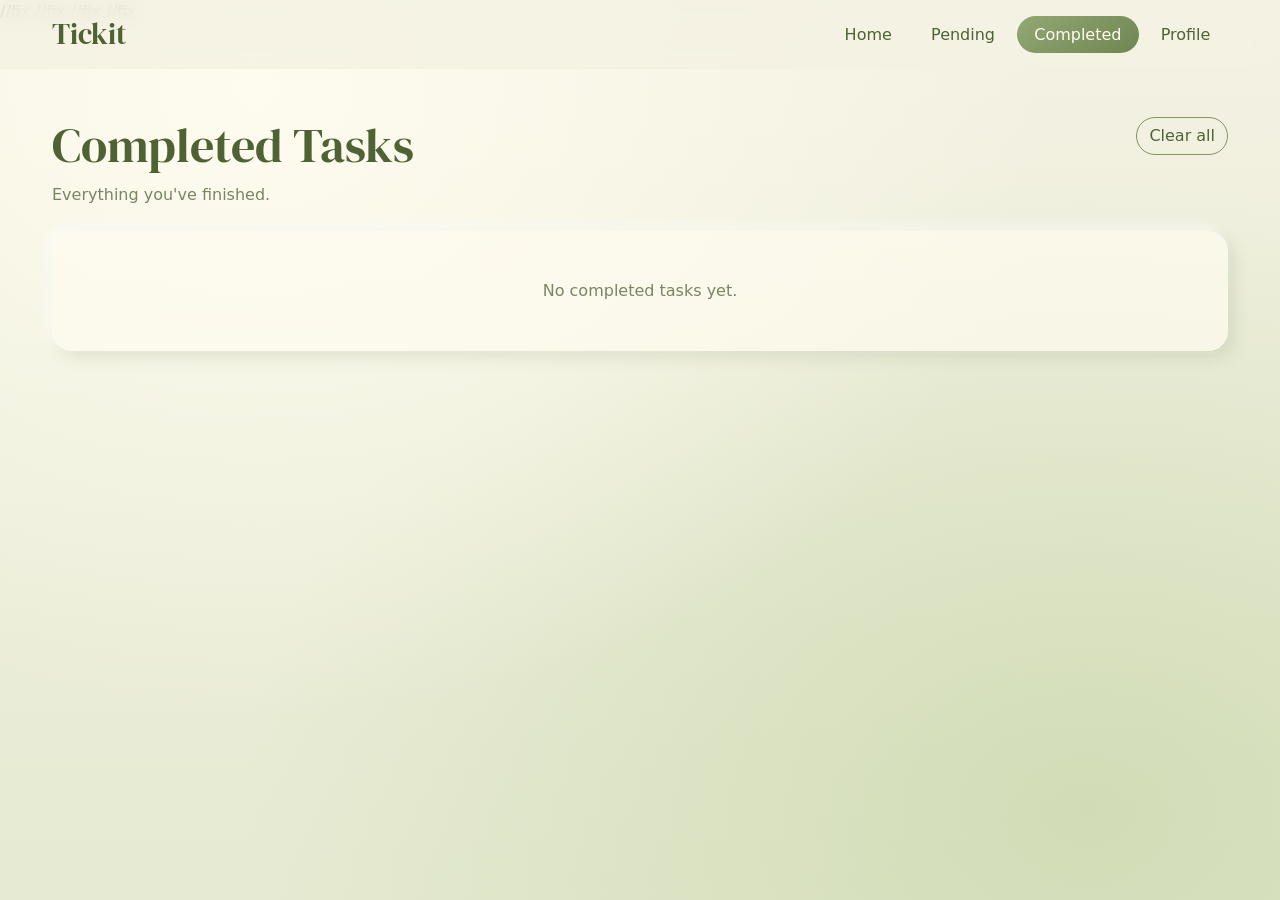
<file: completed.html>
<!DOCTYPE html>
<html lang="en">
<head>
  <meta charset="UTF-8">
  <meta name="viewport" content="width=device-width, initial-scale=1">
  <title>Tickit – Completed</title>
  <link href="https://fonts.googleapis.com/css2?family=DM+Serif+Display&display=swap" rel="stylesheet">
  <link href="https://cdn.jsdelivr.net/npm/bootstrap@5.3.3/dist/css/bootstrap.min.css" rel="stylesheet">
  <link href="app.css" rel="stylesheet">
</head>
<body data-page="completed">

  <!-- decorative sparkles -->
  <div class="sparkles" aria-hidden="true">
    <span class="sparkle" style="--size: 22px; top: 15%; left: 39%; --delay: 0s;   --time: 3.2s;"></span> //fix
    <span class="sparkle gold" style="--size: 16px; top: 20%; right: 10%; --delay: 1s;   --time: 2.8s;"></span> //fix
    <span class="sparkle gold" style="--size: 14px; top: 70%; left: 16%; --delay: 1.8s; --time: 3.6s;"></span> //fix
    <span class="sparkle" style="--size: 20px; top: 26%; right: 98%; --delay: 0.6s; --time: 3s;"></span> //fix
    <span class="sparkle gold" style="--size: 20px; top: 87%; right: 24%; --delay: 0.6s; --time: 3s;"></span>

  </div>
   
  <div id="nav"></div>

  <main class="container py-5">
    <div class="d-flex justify-content-between align-items-start mb-4">
      <div>
        <h2 class="page-title">Completed Tasks</h2>
        <p class="text-secondary mb-0">Everything you've finished.</p>
      </div>
      <button id="clear-btn" class="btn btn-outline-sage">Clear all</button>
    </div>
    <div id="task-list" class="task-grid"></div>
  </main>

  <script src="https://cdn.jsdelivr.net/npm/bootstrap@5.3.3/dist/js/bootstrap.bundle.min.js"></script>
  <script src="app.js"></script>
</body>
</html>
</file>
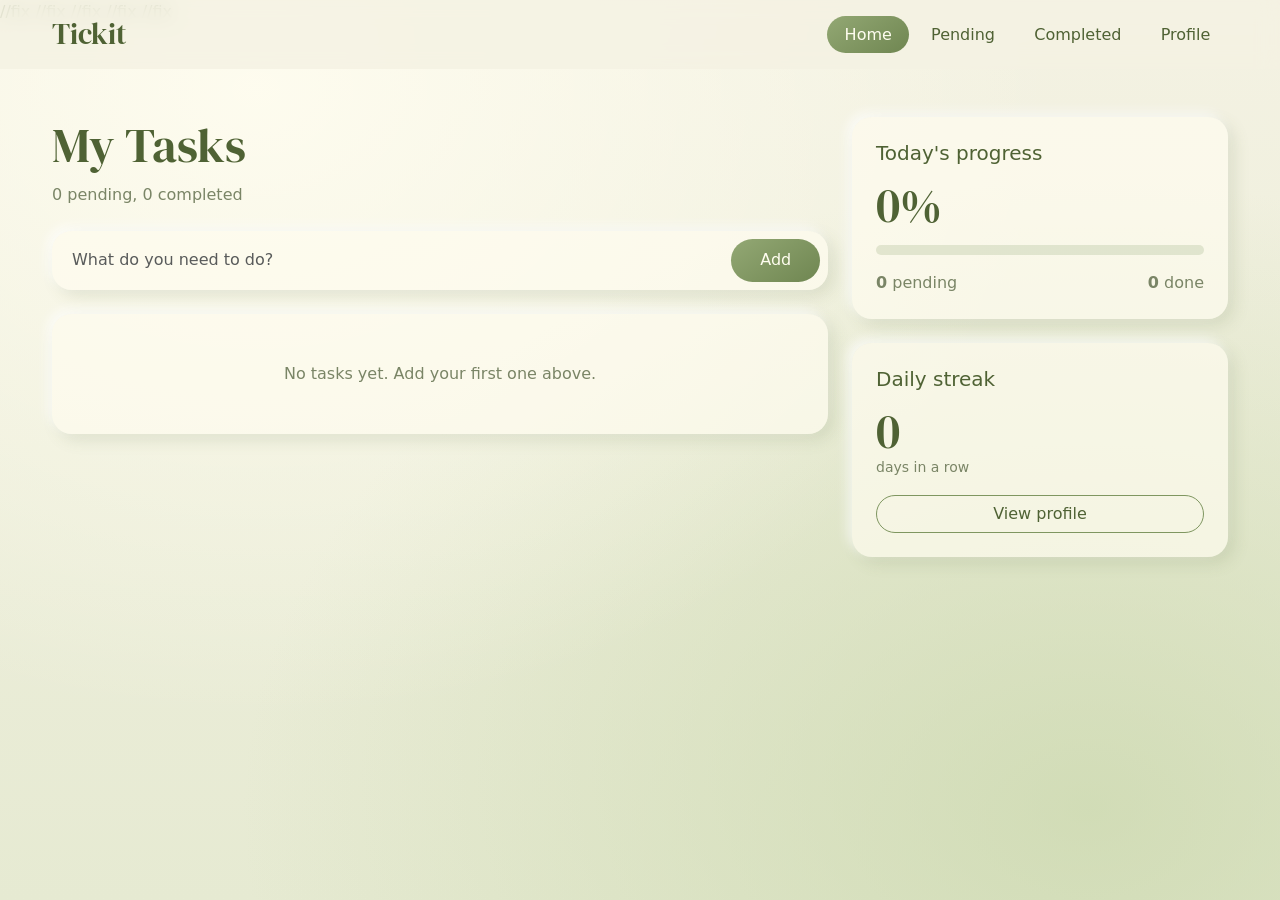
<file: home.html>
<!DOCTYPE html>                                   
<html lang="en">                                   
<head>
  <meta charset="UTF-8">                           <!-- show all letters and symbols properly -->
  <meta name="viewport" content="width=device-width, initial-scale=1">  <!-- fit mobile screens -->
  <title>Tickit - Home</title>                     <!-- name shown on the browser tab -->

  <!-- bootstrap and font -->
  <link href="https://cdn.jsdelivr.net/npm/bootstrap@5.3.3/dist/css/bootstrap.min.css" rel="stylesheet">  <!-- bootstrap design -->
  <link href="https://fonts.googleapis.com/css2?family=DM+Serif+Display&display=swap" rel="stylesheet">   <!-- heading font -->

  <!-- my css -->
  <link href="app.css" rel="stylesheet">           <!-- my own design, after bootstrap so mine wins -->
</head>

<body data-page="home">  <!-- tells app.js this is the home page -->
  
  <!-- decorative sparkles -->
  <div class="sparkles" aria-hidden="true">
    <span class="sparkle" style="--size: 22px; top: 15%; left: 30%; --delay: 0s;   --time: 3.2s;"></span> //fix
    <span class="sparkle gold" style="--size: 16px; top: 20%; right: 10%; --delay: 1s;   --time: 2.8s;"></span> //fix
    <span class="sparkle gold" style="--size: 14px; top: 70%; left: 16%; --delay: 1.8s; --time: 3.6s;"></span> //fix
     <span class="sparkle gold" style="--size: 16px; top: 50%; right: 40%; --delay: 1s;   --time: 2.8s;"></span> //fix
    <span class="sparkle" style="--size: 20px; top: 26%; right: 98%; --delay: 0.6s; --time: 3s;"></span> //fix
    <span class="sparkle gold" style="--size: 20px; top: 87%; right: 24%; --delay: 0.6s; --time: 3s;"></span>

  </div>

  <!-- navbar comes from app.js -->
  <div id="nav"></div>                             <!-- empty box, app.js puts the menu here -->

  <main class="container py-5">                    <!-- container = center the content, py-5 = space top and bottom -->
    <div class="row g-4">                          <!-- row = columns in one line, g-4 = gap between them -->

      <!-- left side -->
      <section class="col-lg-8">                   <!-- 8 of 12 width on laptop, full width on mobile -->
        <h2 class="page-title">My Tasks</h2>       <!-- main heading -->
        <p id="summary" class="text-secondary mb-4"></p>   <!-- app.js writes "2 pending, 1 completed" here -->

        <form id="add-form" class="soft-card p-2 d-flex gap-2 mb-4">   <!-- d-flex = input and button in one line -->
          <input id="task-input" class="form-control" type="text"
                 maxlength="120" placeholder="What do you need to do?" autocomplete="off">   <!-- type the new task here -->
          <button class="btn btn-sage" type="submit">Add</button>   <!-- submit button, app.js adds the task -->
        </form>

        <!-- tasks are added here by app.js -->
        <div id="task-list" class="task-grid one"></div>   <!-- "one" = one task per row -->
      </section>

      <!-- right side -->
      <aside class="col-lg-4">                     <!-- 4 of 12 width on laptop, goes below on mobile -->

        <div class="soft-card p-4 mb-4">           <!-- progress card -->
          <h5 class="mb-3">Today's progress</h5>   <!-- small heading -->
          <div id="percent" class="big-number">0%</div>   <!-- app.js writes the percentage here -->

          <div class="progress my-3">              <!-- grey bar, my-3 = space above and below -->
            <div id="bar" class="progress-bar"></div>   <!-- green part, app.js sets its width -->
          </div>

          <div class="d-flex justify-content-between text-secondary">   <!-- one on the left, one on the right -->
            <span><b id="pending-count">0</b> pending</span>   <!-- app.js writes pending count -->
            <span><b id="done-count">0</b> done</span>         <!-- app.js writes done count -->
          </div>
        </div>

        <div class="soft-card p-4">                <!-- streak card -->
          <h5 class="mb-3">Daily streak</h5>       <!-- small heading -->
          <div id="streak-side" class="big-number">0</div>   <!-- app.js writes the streak number here -->
          <small class="text-secondary">days in a row</small>   <!-- small text under the number -->
          <a href="profile.html" class="btn btn-outline-sage w-100 mt-3">View profile</a>   <!-- w-100 = full width button, goes to profile -->
        </div>

      </aside>

    </div>
  </main>

  <script src="https://cdn.jsdelivr.net/npm/bootstrap@5.3.3/dist/js/bootstrap.bundle.min.js"></script>  <!-- bootstrap js, for the mobile menu button -->
  <script src="app.js"></script>                   <!-- my logic, last so the page is loaded first -->
</body>
</html>
</file>
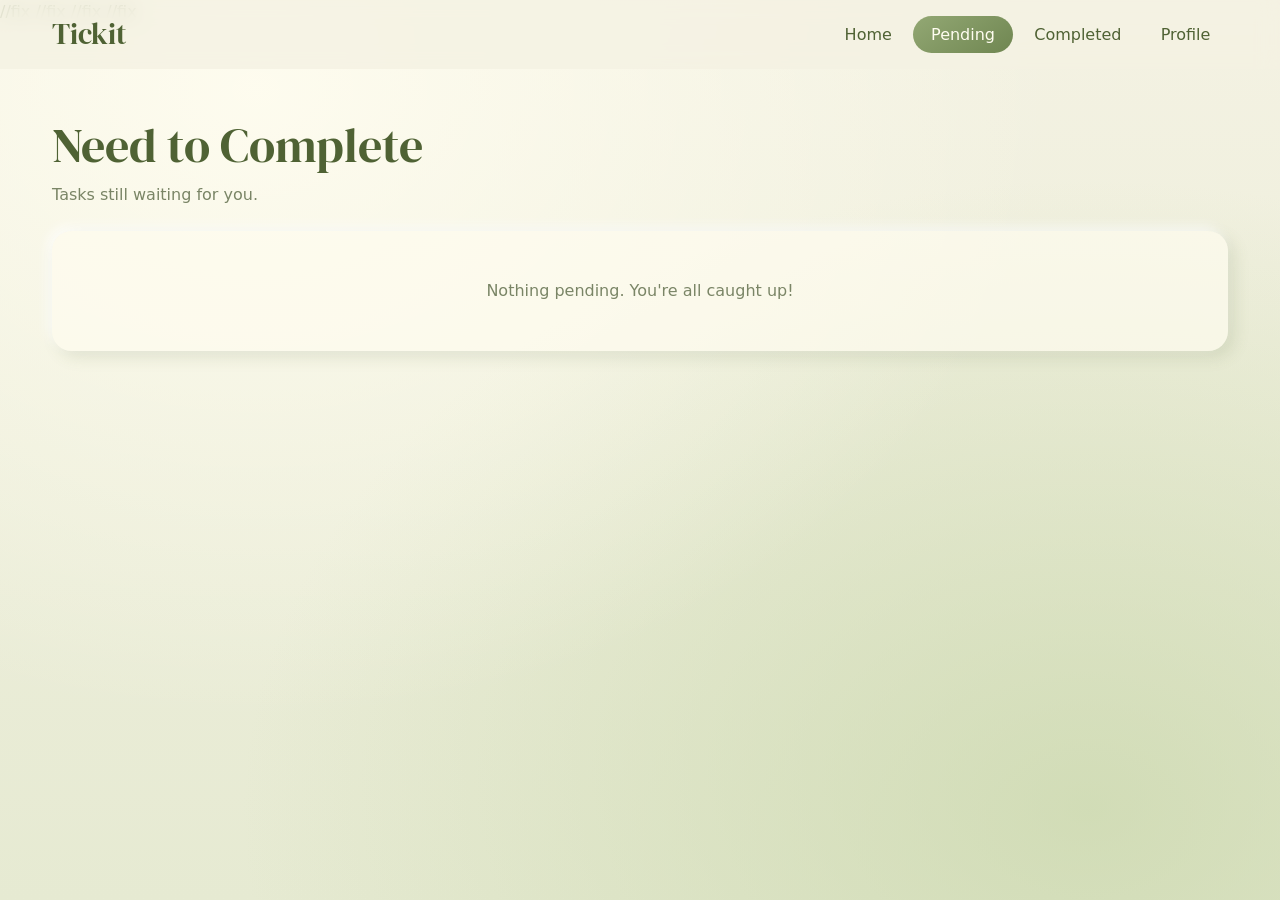
<file: pending.html>
<!DOCTYPE html>
<html lang="en">
<head>
  <meta charset="UTF-8">
  <meta name="viewport" content="width=device-width, initial-scale=1">
  <title>Tickit - Pending</title>

  <!-- bootstrap and font -->
  <link href="https://cdn.jsdelivr.net/npm/bootstrap@5.3.3/dist/css/bootstrap.min.css" rel="stylesheet">
  <link href="https://fonts.googleapis.com/css2?family=DM+Serif+Display&display=swap" rel="stylesheet">

  <!-- my css -->
  <link href="app.css" rel="stylesheet">
</head>

<body data-page="pending">

  <!-- decorative sparkles -->
  <div class="sparkles" aria-hidden="true">
    <span class="sparkle" style="--size: 22px; top: 15%; left: 40%; --delay: 0s;   --time: 3.2s;"></span> //fix
    <span class="sparkle gold" style="--size: 16px; top: 20%; right: 10%; --delay: 1s;   --time: 2.8s;"></span> //fix
    <span class="sparkle gold" style="--size: 14px; top: 70%; left: 16%; --delay: 1.8s; --time: 3.6s;"></span> //fix
    <span class="sparkle" style="--size: 20px; top: 26%; right: 98%; --delay: 0.6s; --time: 3s;"></span> //fix
    <span class="sparkle gold" style="--size: 20px; top: 87%; right: 24%; --delay: 0.6s; --time: 3s;"></span>

  </div>

  <!-- navbar comes from app.js -->
  <div id="nav"></div>

  <main class="container py-5">
    <h2 class="page-title">Need to Complete</h2>
    <p class="text-secondary mb-4">Tasks still waiting for you.</p>

    <!-- pending tasks are added here by app.js -->
    <div id="task-list" class="task-grid"></div>
  </main>

  <script src="https://cdn.jsdelivr.net/npm/bootstrap@5.3.3/dist/js/bootstrap.bundle.min.js"></script>
  <script src="app.js"></script>
</body>
</html>
</file>
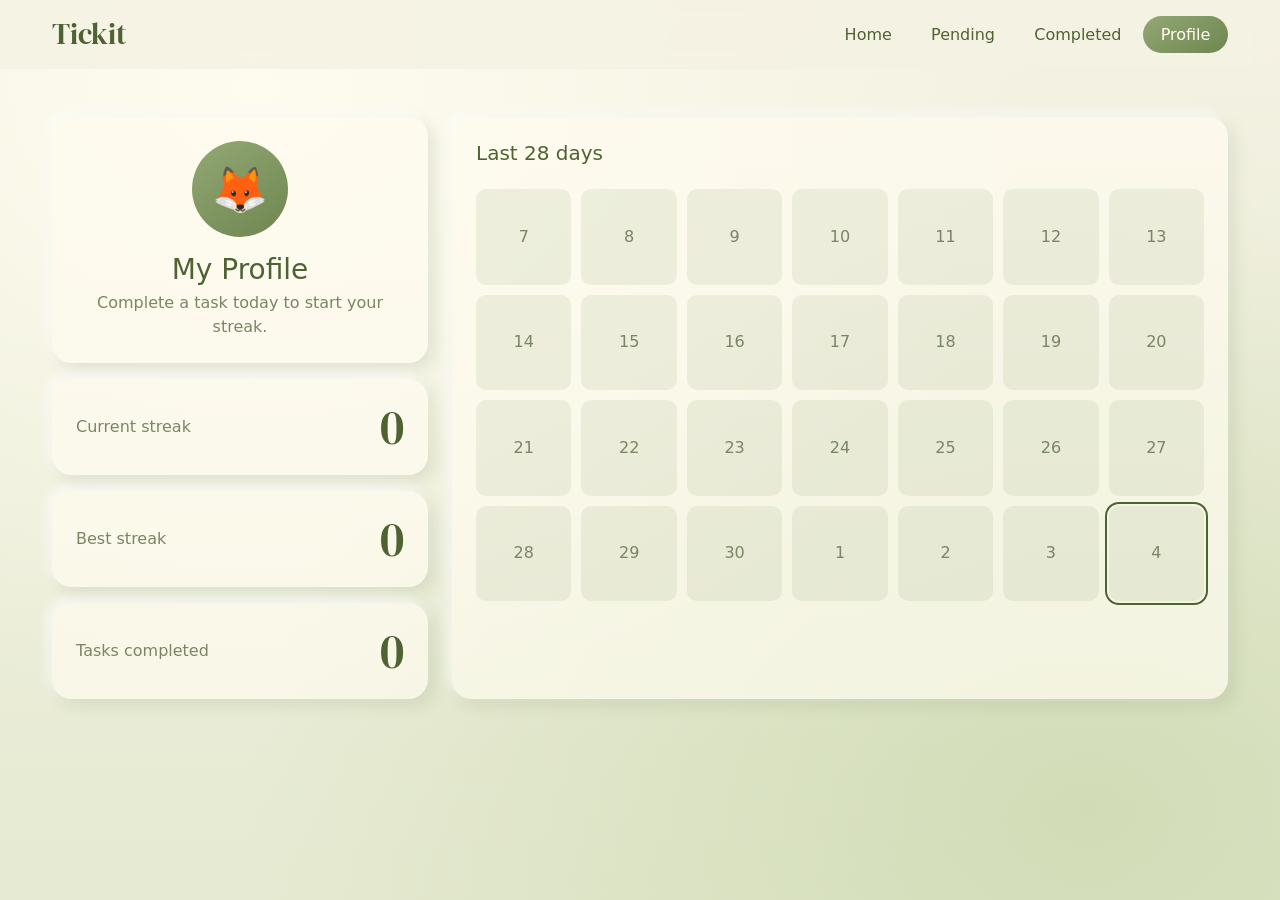
<file: profile.html>
<!DOCTYPE html>                                    <!-- this is an HTML5 page -->
<html lang="en">                                   <!-- page language is English -->
<head>
  <meta charset="UTF-8">                           <!-- show all letters and symbols properly -->
  <meta name="viewport" content="width=device-width, initial-scale=1">  <!-- fit mobile screens -->
  <title>Tickit - Profile</title>                  <!-- name shown on the browser tab -->

  <!-- bootstrap and font -->
  <link href="https://cdn.jsdelivr.net/npm/bootstrap@5.3.3/dist/css/bootstrap.min.css" rel="stylesheet">  <!-- bootstrap design -->
  <link href="https://fonts.googleapis.com/css2?family=DM+Serif+Display&display=swap" rel="stylesheet">   <!-- heading font -->

  <!-- my css -->
  <link href="app.css" rel="stylesheet">           <!-- my own design, after bootstrap so mine wins -->
</head>

<body data-page="profile">                         <!-- tells app.js this is the profile page -->

<!-- decorative sparkles -->
  <div class="sparkles" aria-hidden="true">
    <span class="sparkle" style="--size: 22px; top: 15%; left: 40%; --delay: 0s;   --time: 3.2s;"></span> 
    <span class="sparkle gold" style="--size: 16px; top: 20%; right: 10%; --delay: 1s;   --time: 2.8s;"></span> 
    <span class="sparkle gold" style="--size: 14px; top: 70%; left: 16%; --delay: 1.8s; --time: 3.6s;"></span> 
    <span class="sparkle" style="--size: 20px; top: 26%; right: 98%; --delay: 0.6s; --time: 3s;"></span> 
    <span class="sparkle gold" style="--size: 20px; top: 87%; right: 24%; --delay: 0.6s; --time: 3s;"></span>

  </div>

  <!-- navbar comes from app.js -->
  <div id="nav"></div>                             <!-- empty box, app.js puts the menu here -->

  <main class="container py-5">                    <!-- container = center the content, py-5 = space top and bottom -->
    <div class="row g-4">                          <!-- row = columns in one line, g-4 = gap between them -->

      <!-- left side -->
      <div class="col-lg-4 d-grid gap-3 align-content-start">  <!-- 4 of 12 width on laptop, cards stacked, start from top -->

        <div class="soft-card p-4 text-center">    <!-- cream card, inside space, text in center -->
          <div class="avatar mx-auto mb-3">&#129418; </div>     <!-- round avatar, mx-auto = center it -->
          <h3 class="mb-1">My Profile</h3>         <!-- heading, small gap below -->
          <p id="streak-msg" class="text-secondary mb-0"></p>   <!-- app.js writes the streak message here -->
        </div>

        <div class="soft-card p-4 stat">           <!-- stat = text on the left, number on the right -->
          <span class="text-secondary">Current streak</span>    <!-- label -->
          <span id="streak-current" class="big-number">0</span> <!-- app.js writes the number here -->
        </div>

        <div class="soft-card p-4 stat">
          <span class="text-secondary">Best streak</span>       <!-- label -->
          <span id="streak-best" class="big-number">0</span>    <!-- app.js writes the best streak here -->
        </div>

        <div class="soft-card p-4 stat">
          <span class="text-secondary">Tasks completed</span>   <!-- label -->
          <span id="total-done" class="big-number">0</span>     <!-- app.js writes total done tasks here -->
        </div>

      </div>

      <!-- right side -->
      <div class="col-lg-8">                       <!-- 8 of 12 width on laptop, full width on mobile -->
        <div class="soft-card p-4 h-100">          <!-- h-100 = same height as the left side -->
          <h5 class="mb-4">Last 28 days</h5>       <!-- small heading -->

          <!-- calendar boxes are added here by app.js -->
          <div id="calendar" class="calendar"></div>  <!-- app.js adds 28 day boxes inside -->
        </div>
      </div>

    </div>
  </main>

  <script src="https://cdn.jsdelivr.net/npm/bootstrap@5.3.3/dist/js/bootstrap.bundle.min.js"></script>  <!-- bootstrap js, for the mobile menu button -->
  <script src="app.js"></script>                   <!-- my logic, last so the page is loaded first -->
</body>
</html>
</file>
<file: app.css>
/* ==================================================
   TICKIT - app pages (home, pending, completed, profile)
   ================================================== */


/* ---------- 1. COLORS ---------- */

:root {
  --olive: #4f6234;        /* dark green, for text */
  --sage: #7f9660;         /* medium green */
  --sage-light: #93a874;   /* light green */
  --cream: #f4f2e3;        /* background cream */
  --ivory: #fffdf0;        /* very light, for text on buttons */
}


/* ---------- 2. PAGE ---------- */

body {
  min-height: 100vh;       /* page is at least screen height */
  color: var(--olive);     /* default text color */

  /* soft cream-green background */
  background:
    radial-gradient(ellipse at 20% 10%, rgba(255, 253, 240, 0.9), transparent 55%),
    radial-gradient(ellipse at 85% 90%, rgba(200, 214, 170, 0.7), transparent 55%),
    linear-gradient(180deg, var(--cream), #e6ead2);
  background-attachment: fixed;   /* background stays when scrolling */
}

.container {
  max-width: 1200px;       /* content never gets wider than this */
}

.text-secondary {
  color: #7a8566 !important;   /* light green-grey text */
}


/* ---------- 3. HEADINGS AND NUMBERS ---------- */

.brand,
.page-title,
.big-number {
  font-family: "DM Serif Display", serif;   /* heading font */
  color: var(--olive);
}

.page-title {
  font-size: clamp(2rem, 5vw, 3rem);   /* size changes with screen width */
}

.big-number {
  font-size: 3rem;         /* large numbers (percent, streak) */
  line-height: 1;
}


/* ---------- 4. CARD ---------- */

.soft-card {
  background: rgba(255, 253, 240, 0.7);   /* light see-through cream */
  border-radius: 1.25rem;                 /* round corners */

  /* dark shadow bottom-right, white shadow top-left */
  box-shadow:
    6px 6px 16px rgba(95, 115, 65, 0.15),
    -4px -4px 12px rgba(255, 255, 255, 0.8);
}


/* ---------- 5. NAVBAR ---------- */

.navbar {
  background: rgba(244, 242, 227, 0.8);   /* see-through cream */
  backdrop-filter: blur(10px);            /* blur what is behind */
}

.navbar-brand {
  font-size: 1.8rem;
  color: var(--olive);
}

.nav-link {
  color: var(--olive) !important;
  border-radius: 999px;                   /* pill shape */
  padding: 0.4rem 1.1rem !important;
}

.nav-link:hover {
  background: rgba(127, 150, 96, 0.15);   /* light green on hover */
}

.nav-link.active {
  background: linear-gradient(145deg, var(--sage-light), #6f8651);   /* current page */
  color: var(--ivory) !important;
}


/* ---------- 6. BUTTONS ---------- */

/* filled green button (Add) */
.btn-sage {
  background: linear-gradient(145deg, var(--sage-light), #6f8651);
  color: var(--ivory);
  border: 0;
  border-radius: 999px;
  padding: 0.6rem 1.8rem;
}

.btn-sage:hover {
  color: var(--ivory);
  filter: brightness(1.06);               /* slightly brighter on hover */
}

/* outline button (Delete, View profile, Clear all) */
.btn-outline-sage {
  color: var(--olive);
  border: 1px solid var(--sage);
  border-radius: 999px;
}

.btn-outline-sage:hover {
  background: var(--sage);                /* fills green on hover */
  color: var(--ivory);
}


/* ---------- 7. INPUT ---------- */

.form-control,
.form-control:focus {
  background: transparent;                /* no box, card shows behind */
  border: 0;
  box-shadow: none;
  color: var(--olive);
}

.form-control.is-invalid {
  background-image: none;                 /* hide bootstrap's red icon */
}

/* red outline around the form when the input is empty */
#add-form:has(.is-invalid) {
  outline: 2px solid #c0634f;
}


/* ---------- 8. TASK LIST ---------- */

/* many columns (pending, completed) */
.task-grid {
  display: grid;
  grid-template-columns: repeat(auto-fill, minmax(320px, 1fr));
  gap: 1rem;
}

/* one column only (home) */
.task-grid.one {
  grid-template-columns: 1fr;
}

/* one task row */
.task {
  display: flex;
  align-items: center;
  gap: 1rem;
  padding: 1rem 1.4rem;
}

.task-text {
  flex: 1;                                /* text takes the free space */
  word-break: break-word;                 /* long words go to next line */
}

/* finished task */
.task.done .task-text {
  text-decoration: line-through;
  opacity: 0.5;
}

/* checkbox */
.form-check-input {
  width: 1.4rem;
  height: 1.4rem;
  margin: 0;
  cursor: pointer;
}

.form-check-input:checked {
  background-color: var(--sage);
  border-color: var(--sage);
}

/* "no tasks" message */
.empty {
  grid-column: 1 / -1;                    /* across all columns */
  padding: 3rem 1rem;
  text-align: center;
}


/* ---------- 9. PROGRESS BAR ---------- */

.progress {
  height: 10px;
  background: rgba(127, 150, 96, 0.2);    /* empty part */
}

.progress-bar {
  background: var(--sage);                /* filled part */
  transition: width 0.4s ease;            /* smooth growing */
}


/* ---------- 10. PROFILE PAGE ---------- */

/* label on the left, number on the right */
.stat {
  display: flex;
  justify-content: space-between;
  align-items: center;
}

/* round avatar */
.avatar {
  width: 96px;
  height: 96px;
  border-radius: 50%;                     /* makes it a circle */
  display: grid;
  place-items: center;                    /* letter in the middle */
  font: 2.8rem "DM Serif Display", serif;
  color: var(--ivory);
  background: linear-gradient(145deg, var(--sage-light), #6f8651);
}

/* 7 boxes in each row */
.calendar {
  display: grid;
  grid-template-columns: repeat(7, 1fr);
  gap: 10px;
}

/* one day box */
.cell {
  aspect-ratio: 1;                        /* square */
  display: grid;
  place-items: center;
  border-radius: 10px;
  color: #7a8566;
  background: rgba(127, 150, 96, 0.12);
}

/* day with a finished task */
.cell.on {
  background: var(--sage);
  color: var(--ivory);
  font-weight: 600;
}

/* today */
.cell.today {
  outline: 2px solid var(--olive);
  outline-offset: 2px;
}

/* 8. SPARKLES  */
.sparkles {
  position: fixed;             /* stays on screen */
  inset: 0;                    /* covers the whole page */
  pointer-events: none;        /* never blocks clicks (button still works) */
  z-index: 0;                  /* behind mascot and text */
}

.sparkle {
  position: absolute;          /* top / left / right come from index.html */
  width: var(--size);          /* size comes from index.html */
  aspect-ratio: 1;             /* square */
  background: var(--sage-light);
  clip-path: polygon(50% 0, 62% 38%, 100% 50%, 62% 62%, 50% 100%, 38% 62%, 0 50%, 38% 38%); /* 4-point star */
  opacity: 0;                  /* hidden until the animation starts */
  animation: twinkle var(--time) ease-in-out var(--delay) infinite;
}

.sparkle.gold { background: #d9c77a; }   /* soft gold variant */

@keyframes twinkle {
  0%, 100% { opacity: 0;  transform: scale(0.3) rotate(0deg); }    /* invisible, small */
  50%      { opacity: 0.9; transform: scale(1) rotate(45deg); }    /* visible, full size */
}
</file>
